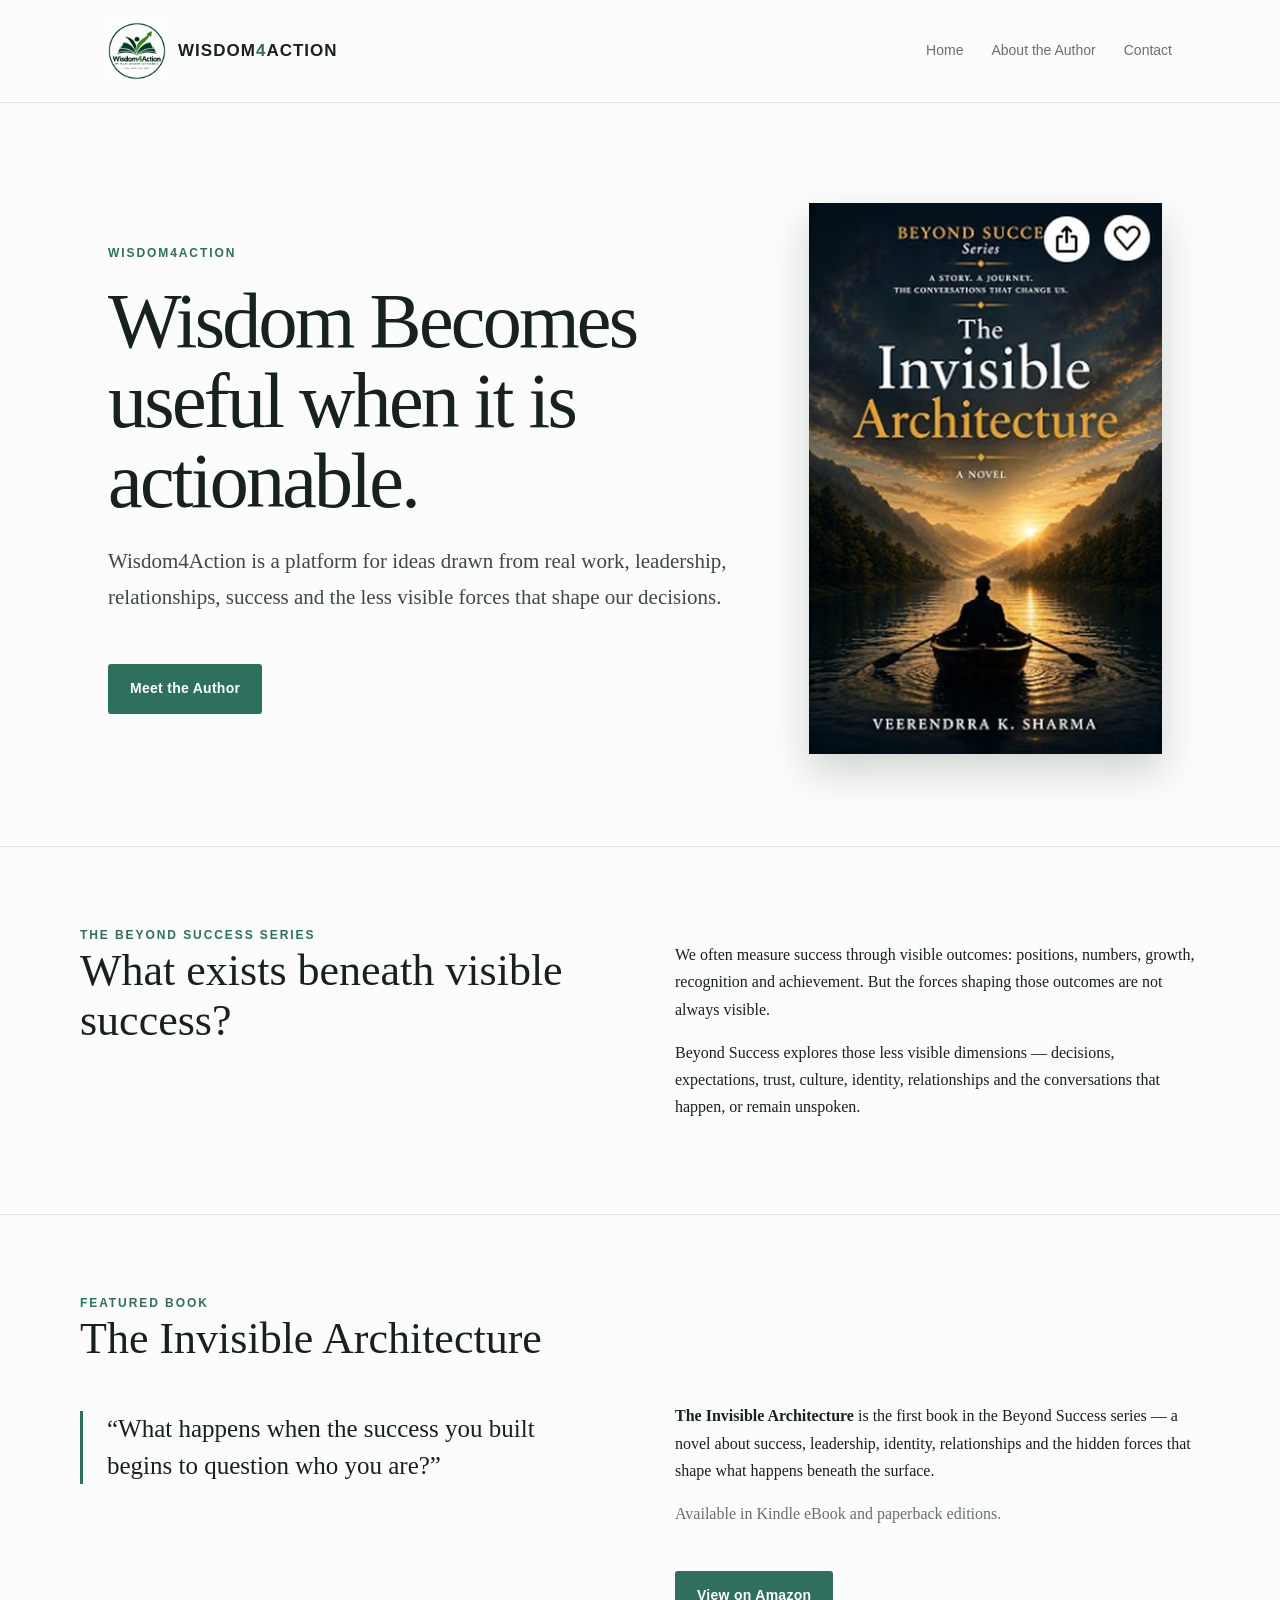
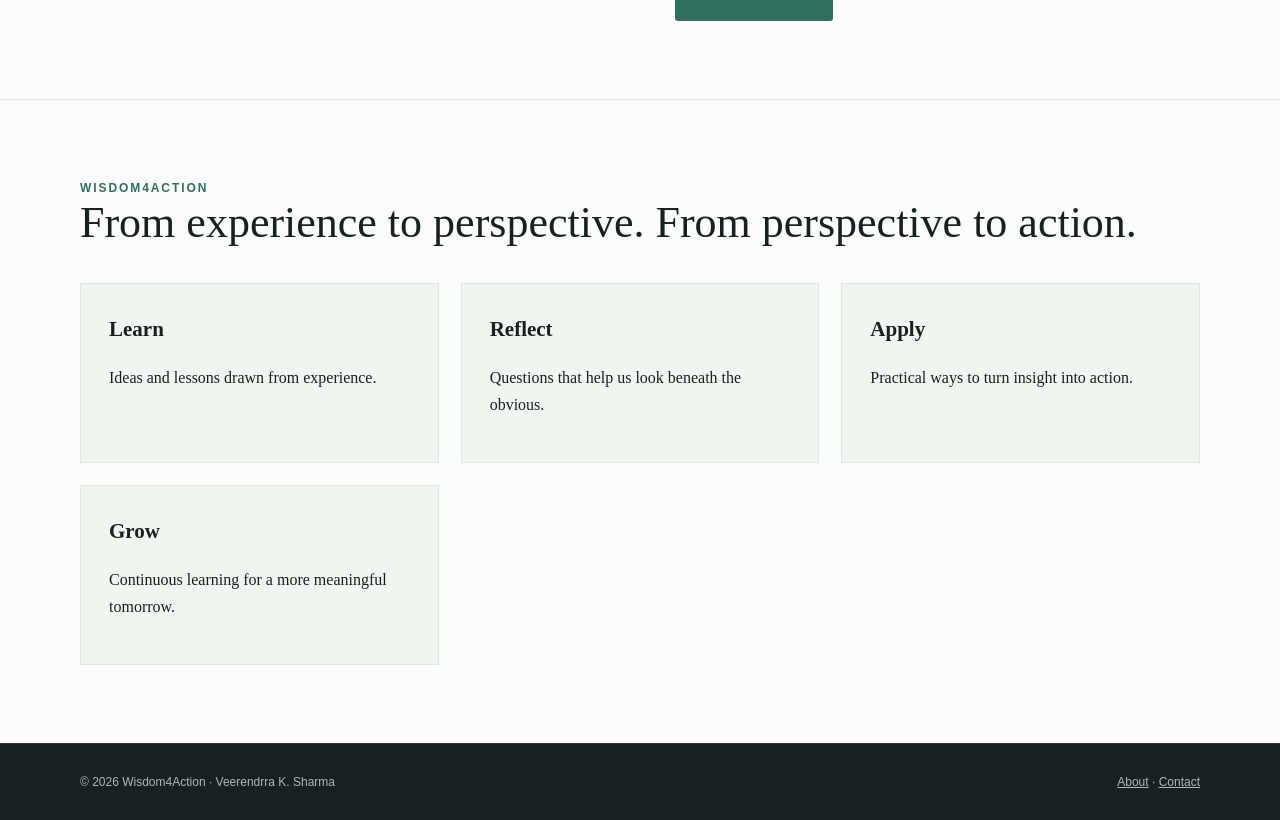
<file: index.html>
<!doctype html>
<html lang="en"><head><meta charset="utf-8"><meta name="viewport" content="width=device-width,initial-scale=1">
<title>Wisdom4Action | Veerendrra K. Sharma</title>
<meta name="description" content="Wisdom4Action — ideas, experience and action from Veerendrra K. Sharma, executive and author of The Invisible Architecture.">
<link rel="stylesheet" href="style.css"></head><body>
<header class="site-header"><nav class="nav"><a class="brand-wrap" href="index.html"><img class="site-logo" src="logo.png" alt="Wisdom4Action logo"><span class="brand-name">WISDOM<span>4</span>ACTION</span></a><div class="nav-links"><a href="index.html">Home</a><a href="about.html">About the Author</a><a href="about.html#contact">Contact</a></div></nav></header>
<main>
<section class="hero"><div><div class="eyebrow">Wisdom4Action</div><h1>Wisdom Becomes useful when it is actionable.</h1>
<p class="lead">Wisdom4Action is a platform for ideas drawn from real work, leadership, relationships, success and the less visible forces that shape our decisions.</p>
<a class="button" href="about.html">Meet the Author</a></div>
<div class="hero-cover"><img src="book-cover.jpg" alt="The Invisible Architecture — A Novel by Veerendrra K. Sharma"></div></section>
<section class="section"><div class="section-inner two-col"><div><div class="eyebrow">The Beyond Success Series</div><h2>What exists beneath visible success?</h2></div>
<div><p>We often measure success through visible outcomes: positions, numbers, growth, recognition and achievement. But the forces shaping those outcomes are not always visible.</p><p>Beyond Success explores those less visible dimensions — decisions, expectations, trust, culture, identity, relationships and the conversations that happen, or remain unspoken.</p></div></div></section>
<section class="section"><div class="section-inner"><div class="eyebrow">Featured Book</div><h2>The Invisible Architecture</h2><div class="two-col"><div><p class="quote">“What happens when the success you built begins to question who you are?”</p></div><div><p><strong>The Invisible Architecture</strong> is the first book in the Beyond Success series — a novel about success, leadership, identity, relationships and the hidden forces that shape what happens beneath the surface.</p><p class="muted">Available in Kindle eBook and paperback editions.</p><a class="button" href="https://www.amazon.in/dp/B0HJW8D8YV" target="_blank" rel="noopener">View on Amazon</a></div></div></div></section>
<section class="section"><div class="section-inner"><div class="eyebrow">Wisdom4Action</div><h2>From experience to perspective. From perspective to action.</h2><div class="pillars"><div class="pillar"><h3>Learn</h3><p>Ideas and lessons drawn from experience.</p></div><div class="pillar"><h3>Reflect</h3><p>Questions that help us look beneath the obvious.</p></div><div class="pillar"><h3>Apply</h3><p>Practical ways to turn insight into action.</p></div><div class="pillar"><h3>Grow</h3><p>Continuous learning for a more meaningful tomorrow.</p></div></div></div></section>
</main><footer class="site-footer"><div class="footer-inner"><div>© 2026 Wisdom4Action · Veerendrra K. Sharma</div><div><a href="about.html">About</a> · <a href="about.html#contact">Contact</a></div></div></footer>
</body></html>
</file>
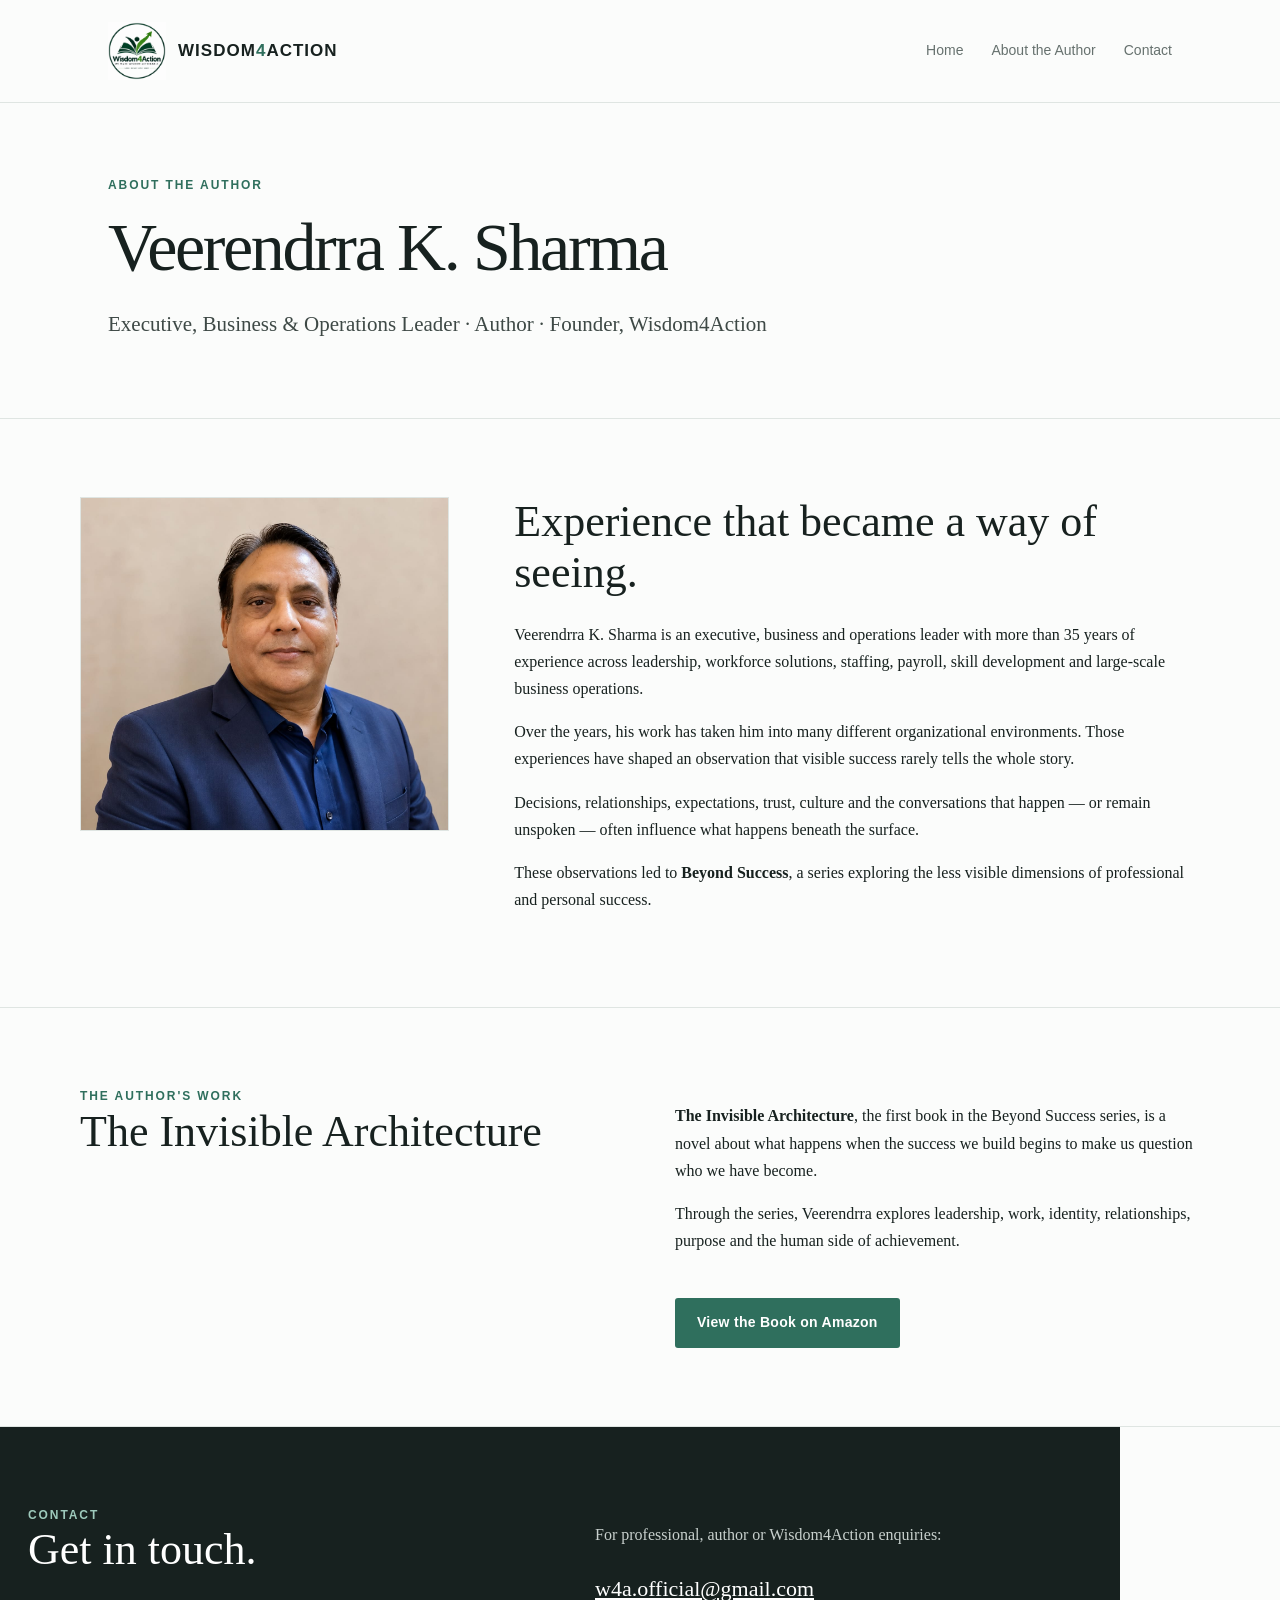
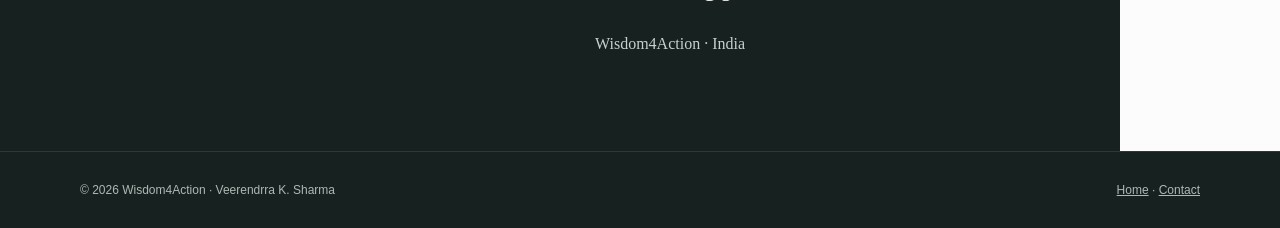
<file: about.html>
<!doctype html>
<html lang="en"><head><meta charset="utf-8"><meta name="viewport" content="width=device-width,initial-scale=1">
<title>About Veerendrra K. Sharma | Wisdom4Action</title>
<meta name="description" content="About Veerendrra K. Sharma, executive and author of The Invisible Architecture and founder of Wisdom4Action.">
<link rel="stylesheet" href="style.css"></head><body>
<header class="site-header"><nav class="nav"><a class="brand-wrap" href="index.html"><img class="site-logo" src="logo.png" alt="Wisdom4Action logo"><span class="brand-name">WISDOM<span>4</span>ACTION</span></a><div class="nav-links"><a href="index.html">Home</a><a href="about.html">About the Author</a><a href="#contact">Contact</a></div></nav></header>
<main>
<section class="page-hero"><div class="eyebrow">About the Author</div><h1>Veerendrra K. Sharma</h1><p class="lead">Executive, Business &amp; Operations Leader · Author · Founder, Wisdom4Action</p></section>
<section class="section"><div class="section-inner bio-grid"><div class="photo-frame"><img class="about-photo" src="author.jpg" alt="Veerendrra K. Sharma"></div><div><h2>Experience that became a way of seeing.</h2><p>Veerendrra K. Sharma is an executive, business and operations leader with more than 35 years of experience across leadership, workforce solutions, staffing, payroll, skill development and large-scale business operations.</p><p>Over the years, his work has taken him into many different organizational environments. Those experiences have shaped an observation that visible success rarely tells the whole story.</p><p>Decisions, relationships, expectations, trust, culture and the conversations that happen — or remain unspoken — often influence what happens beneath the surface.</p><p>These observations led to <strong>Beyond Success</strong>, a series exploring the less visible dimensions of professional and personal success.</p></div></div></section>
<section class="section"><div class="section-inner two-col"><div><div class="eyebrow">The Author's Work</div><h2>The Invisible Architecture</h2></div><div><p><strong>The Invisible Architecture</strong>, the first book in the Beyond Success series, is a novel about what happens when the success we build begins to make us question who we have become.</p><p>Through the series, Veerendrra explores leadership, work, identity, relationships, purpose and the human side of achievement.</p><a class="button" href="https://www.amazon.in/dp/B0HJW8D8YV" target="_blank" rel="noopener">View the Book on Amazon</a></div></div></section>
<section class="section" id="contact"><div class="section-inner contact" style="margin:-78px -28px -78px;padding:78px 28px;"><div class="two-col"><div><div class="eyebrow" style="color:#9dc9bb">Contact</div><h2>Get in touch.</h2></div><div><p class="muted">For professional, author or Wisdom4Action enquiries:</p><p style="font-size:22px"><a href="mailto:w4a.official@gmail.com">w4a.official@gmail.com</a></p><p class="muted">Wisdom4Action · India</p></div></div></div></section>
</main><footer class="site-footer"><div class="footer-inner"><div>© 2026 Wisdom4Action · Veerendrra K. Sharma</div><div><a href="index.html">Home</a> · <a href="#contact">Contact</a></div></div></footer>
</body></html>
</file>
<file: style.css>
:root{--ink:#17211f;--muted:#66716e;--line:#dfe5e2;--paper:#fbfcfb;--panel:#f1f5f2;--accent:#2f6f5d;--accent-dark:#214f43;--white:#fff;--max:1120px}
*{box-sizing:border-box}html{scroll-behavior:smooth}body{margin:0;font-family:Georgia,"Times New Roman",serif;color:var(--ink);background:var(--paper);line-height:1.7}a{color:inherit}
.site-header{border-bottom:1px solid var(--line);background:rgba(251,252,251,.96)}.nav{max-width:var(--max);margin:auto;padding:22px 28px;display:flex;align-items:center;justify-content:space-between;gap:24px}
.brand{text-decoration:none;font-family:Arial,Helvetica,sans-serif;font-weight:700;letter-spacing:.08em;font-size:18px}.brand span{color:var(--accent)}
.nav-links{display:flex;gap:28px;font-family:Arial,Helvetica,sans-serif;font-size:14px}.nav-links a{text-decoration:none;color:var(--muted)}.nav-links a:hover{color:var(--accent)}
.hero{max-width:var(--max);margin:auto;padding:90px 28px 82px;display:grid;grid-template-columns:1.25fr .75fr;gap:70px;align-items:center}
.eyebrow{font-family:Arial,Helvetica,sans-serif;text-transform:uppercase;letter-spacing:.16em;font-size:12px;color:var(--accent);font-weight:700}
h1{font-size:clamp(46px,7vw,78px);line-height:1.02;font-weight:500;margin:18px 0 24px;letter-spacing:-.035em}h2{font-size:clamp(30px,4vw,44px);line-height:1.15;font-weight:500;margin:0 0 22px}h3{font-size:21px;font-weight:600;margin:0 0 10px}
.lead{font-size:21px;color:#3e4946;max-width:700px}.button{display:inline-block;margin-top:28px;padding:13px 22px;background:var(--accent);color:var(--white);text-decoration:none;border-radius:3px;font-family:Arial,Helvetica,sans-serif;font-size:14px;font-weight:700;letter-spacing:.02em}.button:hover{background:var(--accent-dark)}
.book-card{background:var(--ink);color:var(--white);min-height:470px;padding:42px;display:flex;flex-direction:column;justify-content:flex-end;box-shadow:0 18px 45px rgba(23,33,31,.12)}.book-series,.book-sub{font-family:Arial,Helvetica,sans-serif;font-size:11px;letter-spacing:.18em;text-transform:uppercase;opacity:.72}.book-title{font-size:44px;line-height:1.05;margin:18px 0 10px}
.section{border-top:1px solid var(--line);padding:78px 28px}.section-inner{max-width:var(--max);margin:auto}.two-col{display:grid;grid-template-columns:1fr 1fr;gap:70px}.muted{color:var(--muted)}
.quote{border-left:3px solid var(--accent);padding-left:24px;font-size:25px;line-height:1.45}.pillars{display:grid;grid-template-columns:repeat(3,1fr);gap:22px;margin-top:34px}.pillar{background:var(--panel);padding:28px;border:1px solid var(--line)}
.page-hero{max-width:var(--max);margin:auto;padding:72px 28px 55px}.page-hero h1{font-size:clamp(44px,6vw,68px);max-width:800px}
.bio-grid{display:grid;grid-template-columns:.7fr 1.3fr;gap:65px;align-items:start}.photo-box{aspect-ratio:4/5;background:var(--panel);border:1px solid var(--line);display:flex;align-items:center;justify-content:center;padding:30px;text-align:center;color:var(--muted);font-family:Arial,Helvetica,sans-serif;font-size:13px}
.contact{background:var(--ink);color:var(--white)}.contact .muted{color:#c8d0cd}.contact a{color:var(--white)}
.site-footer{background:var(--ink);color:#aeb8b4;border-top:1px solid rgba(255,255,255,.1);padding:28px;font-family:Arial,Helvetica,sans-serif;font-size:12px}.footer-inner{max-width:var(--max);margin:auto;display:flex;justify-content:space-between;gap:20px}
@media(max-width:800px){.nav{padding:18px 20px}.nav-links{gap:16px}.hero{grid-template-columns:1fr;padding:62px 20px}.book-card{min-height:390px}.section{padding:58px 20px}.two-col,.bio-grid{grid-template-columns:1fr;gap:38px}.pillars{grid-template-columns:1fr}.page-hero{padding:55px 20px 38px}.footer-inner{flex-direction:column}}

.site-logo{width:58px;height:58px;object-fit:contain;display:block}.brand-wrap{display:flex;align-items:center;gap:12px;text-decoration:none}.brand-name{font-family:Arial,Helvetica,sans-serif;font-weight:700;letter-spacing:.06em;font-size:17px}.brand-name span{color:var(--accent)}
.hero-cover{display:flex;align-items:center;justify-content:center;background:transparent;box-shadow:none;padding:10px;min-height:470px}.hero-cover img{width:min(100%,360px);height:auto;display:block;box-shadow:0 18px 38px rgba(23,33,31,.18)}
.about-photo{width:100%;height:auto;display:block;object-fit:cover}.photo-frame{background:var(--panel);border:1px solid var(--line);padding:0}
@media(max-width:800px){.site-logo{width:50px;height:50px}.brand-name{font-size:15px}.hero-cover{min-height:390px}.hero-cover img{width:min(100%,300px)}}
</file>
